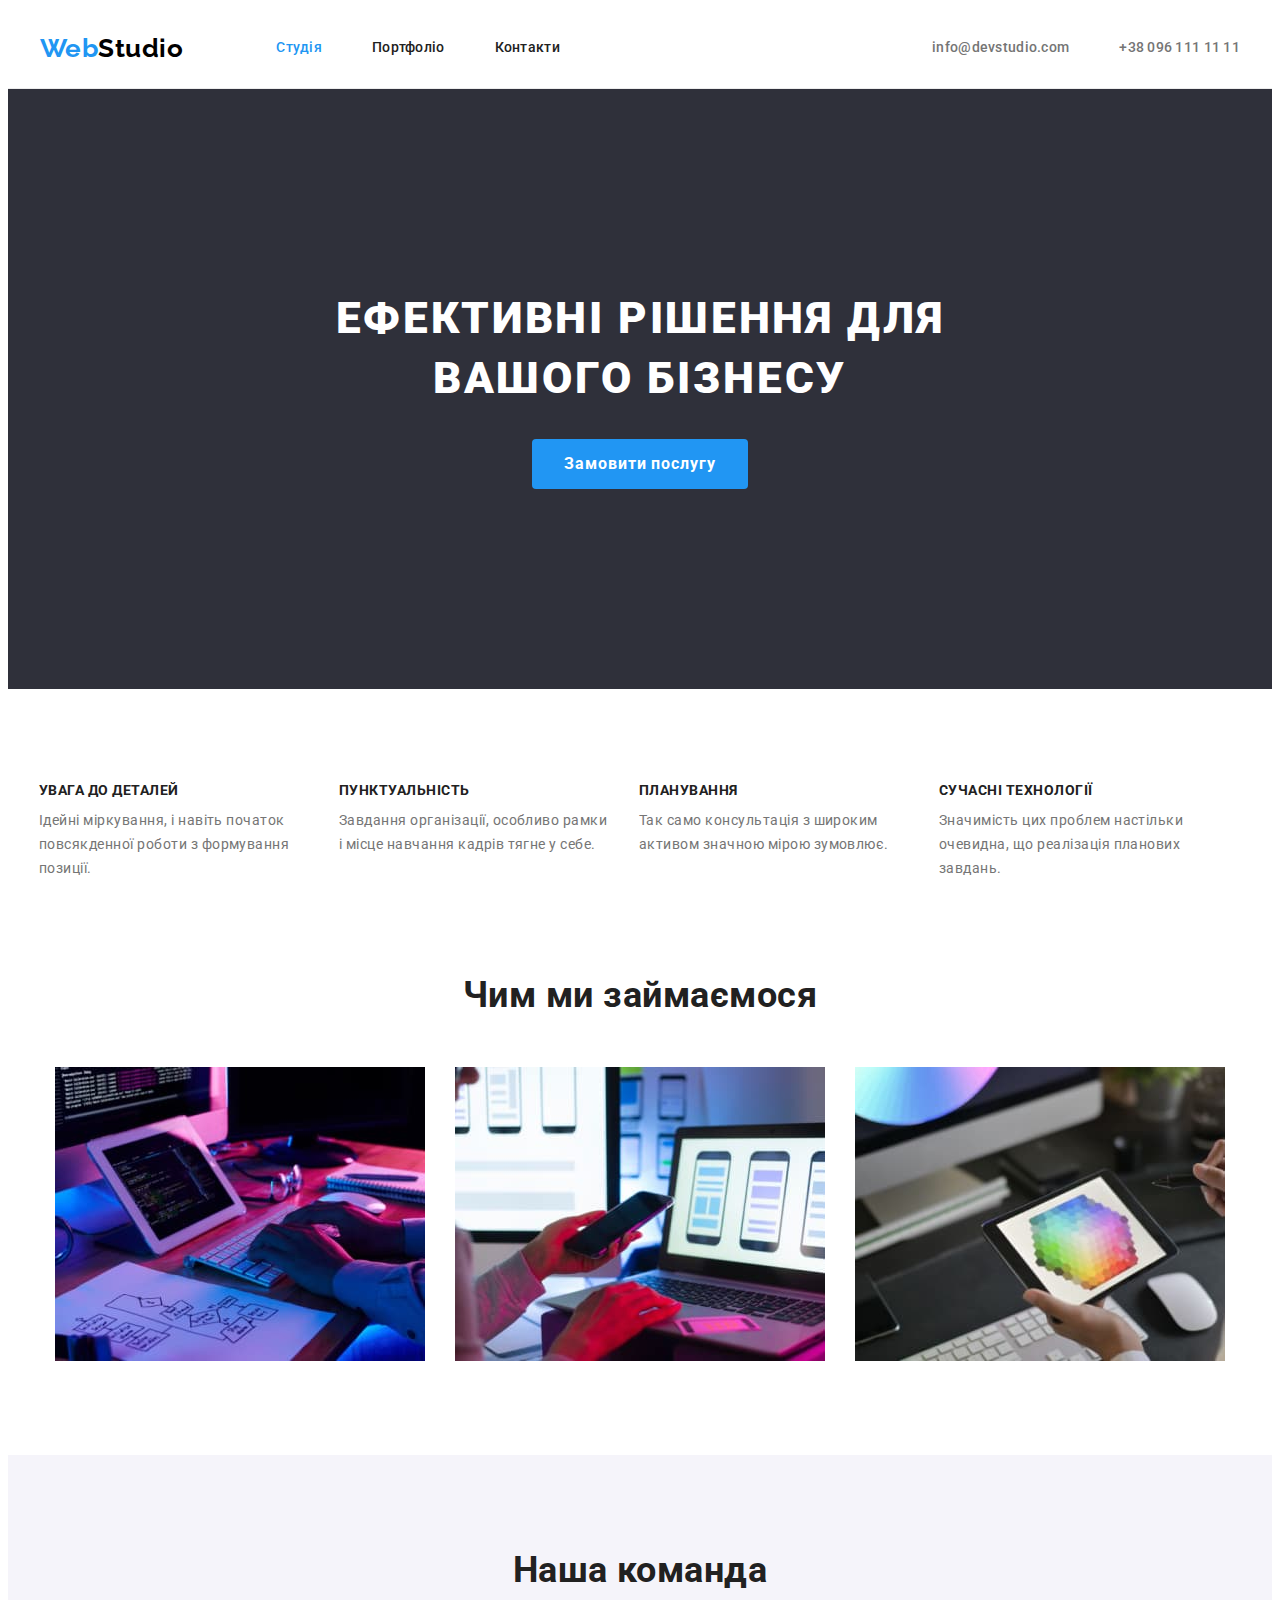
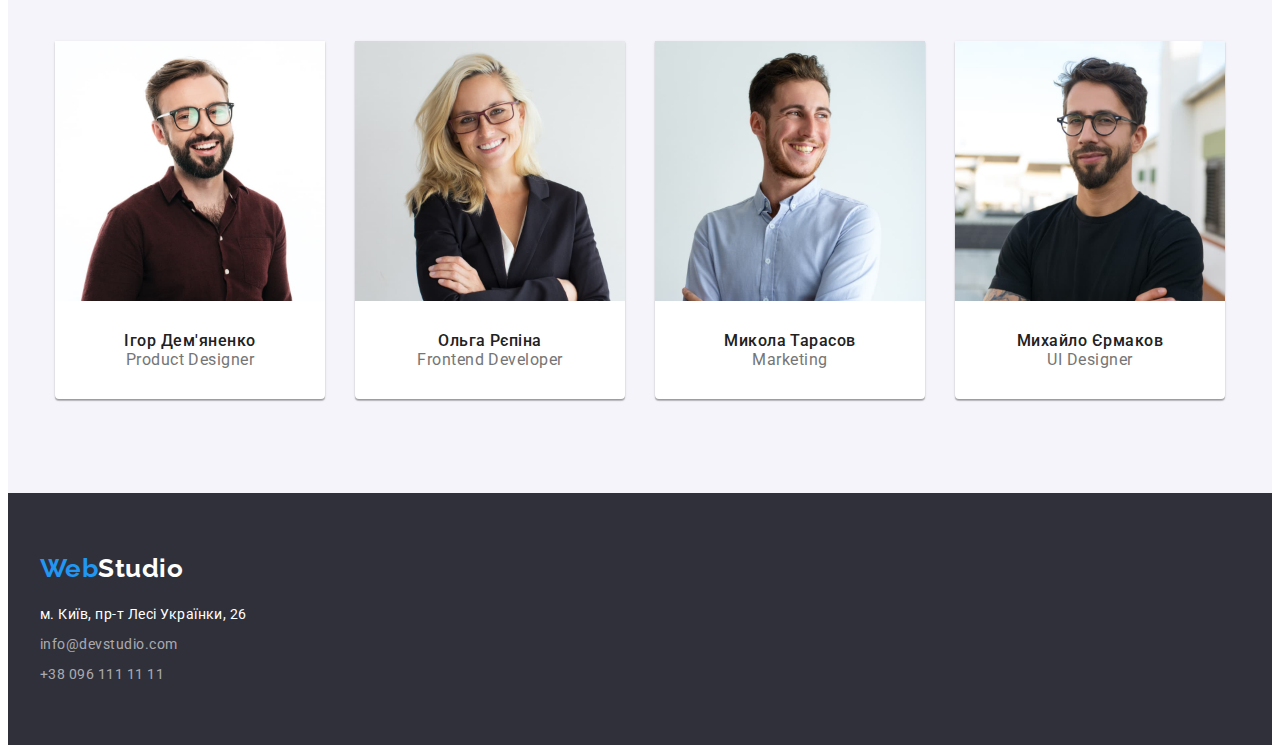
<file: index.html>
<!DOCTYPE html>
<html lang="uK">
  <head>
    <meta charset="UTF-8" />
    <meta http-equiv="X-UA-Compatible" content="IE=edge" />
    <meta name="viewport" content="width=device-width, initial-scale=1.0" />
    <title>Document</title>
    <!-- Fonts -->
    <link rel="preconnect" href="https://fonts.googleapis.com" />
    <link rel="preconnect" href="https://fonts.gstatic.com" crossorigin />
    <link
      href="https://fonts.googleapis.com/css2?family=Raleway:wght@700&family=Roboto:wght@400;500;700;900&display=swap"
      rel="stylesheet"
    />
    <!-- Modern normalize -->
    <link
      rel="stylesheet"
      href="https://cdnjs.cloudflare.com/ajax/libs/modern-normalize/1.1.0/modern-normalize.min.css"
      integrity="sha512-wpPYUAdjBVSE4KJnH1VR1HeZfpl1ub8YT/NKx4PuQ5NmX2tKuGu6U/JRp5y+Y8XG2tV+wKQpNHVUX03MfMFn9Q=="
      crossorigin="anonymous"
      referrerpolicy="no-referrer"
    />
    <!-- Custom styles -->
    <link rel="stylesheet" href="./css/styles.css" />
  </head>

  <body>
    <header class="container-nav">
      <div class="container">
        <a href="./index.html" class="logo link"
          >Web<span class="accent">Studio</span></a
        >
        <nav>
          <ul class="site-nav list">
            <li class="nav-pages">
              <a href="./index.html" class="nav current">Студія</a>
            </li>
            <li class="nav-pages">
              <a href="./portfolio.html" class="nav">Портфоліо</a>
            </li>
            <li class="nav-pages"><a href="" class="nav">Контакти</a></li>
          </ul>
        </nav>

        <ul class="list nav-contacts">
          <li class="contacts-info">
            <a href="mailto:info@devstudio.com" class="contacts link"
              >info@devstudio.com</a
            >
          </li>
          <li class="contacts-info">
            <a href="tel:+380961111111" class="contacts link"
              >+38 096 111 11 11</a
            >
          </li>
        </ul>
      </div>
    </header>

    <main>
      <section class="hero section">
        <div class="container container-hero">
          <h1 class="hero-title">Ефективні рішення для вашого бізнесу</h1>
          <button type="button" class="hero-btn">Замовити послугу</button>
        </div>
      </section>

      <section class="benefits section">
        <div class="container">
          <h2 class="visually-hidden">benefits</h2>
          <ul class="list list-benefits">
            <li class="sublist-benefits">
              <h3 class="benefits-title">Увага до деталей</h3>
              <p class="benefits-dsc">
                Ідейні міркування, і навіть початок повсякденної роботи з
                формування позиції.
              </p>
            </li>
            <li class="sublist-benefits">
              <h3 class="benefits-title">Пунктуальність</h3>
              <p class="benefits-dsc">
                Завдання організації, особливо рамки і місце навчання кадрів
                тягне у себе.
              </p>
            </li>
            <li class="sublist-benefits">
              <h3 class="benefits-title">Планування</h3>
              <p class="benefits-dsc">
                Так само консультація з широким активом значною мірою зумовлює.
              </p>
            </li>
            <li class="sublist-benefits">
              <h3 class="benefits-title">Сучасні технології</h3>
              <p class="benefits-dsc">
                Значимість цих проблем настільки очевидна, що реалізація
                планових завдань.
              </p>
            </li>
          </ul>
        </div>
      </section>

      <section class="section no-padding-top">
        <div class="container container-work">
          <h2 class="work">Чим ми займаємося</h2>
          <ul class="list list-work">
            <li class="sublist-work">
              <img src="./images/img.jpg" alt="hands on keyboard" width="370" />
            </li>
            <li class="sublist-work">
              <img
                src="./images/img-2.jpg"
                alt="phones on laptop"
                width="370"
              />
            </li>
            <li class="sublist-work">
              <img src="./images/img-3.jpg" alt="tablet" width="370" />
            </li>
          </ul>
        </div>
      </section>

      <section class="team section">
        <div class="container container-team">
          <h2 class="team-title">Наша команда</h2>
          <ul class="list list-team">
            <li class="team-border">
              <img
                src="./images/img-4.jpg"
                alt="product designer"
                width="270"
              />
              <div class="team-dscr">
                <h3 class="team-name">Ігор Дем'яненко</h3>
                <p class="team-position">Product Designer</p>
              </div>
            </li>
            <li class="team-border">
              <img
                src="./images/img-5.jpg"
                alt="frontend developer"
                width="270"
              />
              <div class="team-dscr">
                <h3 class="team-name">Ольга Рєпіна</h3>
                <p class="team-position">Frontend Developer</p>
              </div>
            </li>

            <li class="team-border">
              <img src="./images/img-6.jpg" alt="marketing" width="270" />
              <div class="team-dscr">
                <h3 class="team-name">Микола Тарасов</h3>
                <p class="team-position">Marketing</p>
              </div>
            </li>
            <li class="team-border">
              <img src="./images/img-7.jpg" alt="ui designer" width="270" />
              <div class="team-dscr">
                <h3 class="team-name">Михайло Єрмаков</h3>
                <p class="team-position">UI Designer</p>
              </div>
            </li>
          </ul>
        </div>
      </section>
    </main>

    <footer>
      <div class="container container-footer">
        <a href="./index.html" class="logo link"
          >Web<span class="logo-footer">Studio</span></a
        >
        <address>
          <ul class="list">
            <li class="sublist-footer">
              <a
                class="adress link"
                href="https://www.google.com/maps/place/бул.+Леси+Украинки,+26,+Киев,+02000/@50.4265807,30.5361971,17z/data=!3m1!4b1!4m5!3m4!1s0x40d4cf0e033ecbe9:0x57a4dffefec77da0!8m2!3d50.4265807!4d30.5383858"
                target="_blank"
                rel="noopener noreferrer"
                >м. Київ, пр-т Лесі Українки, 26</a
              >
            </li>
            <li class="sublist-footer">
              <a href="mailto:info@devstudio.com" class="tel-footer link"
                >info@devstudio.com</a
              >
            </li>
            <li class="sublist-footer">
              <a href="tel:+380961111111" class="tel-footer link"
                >+38 096 111 11 11</a
              >
            </li>
          </ul>
        </address>
      </div>
    </footer>
  </body>
</html>
</file>
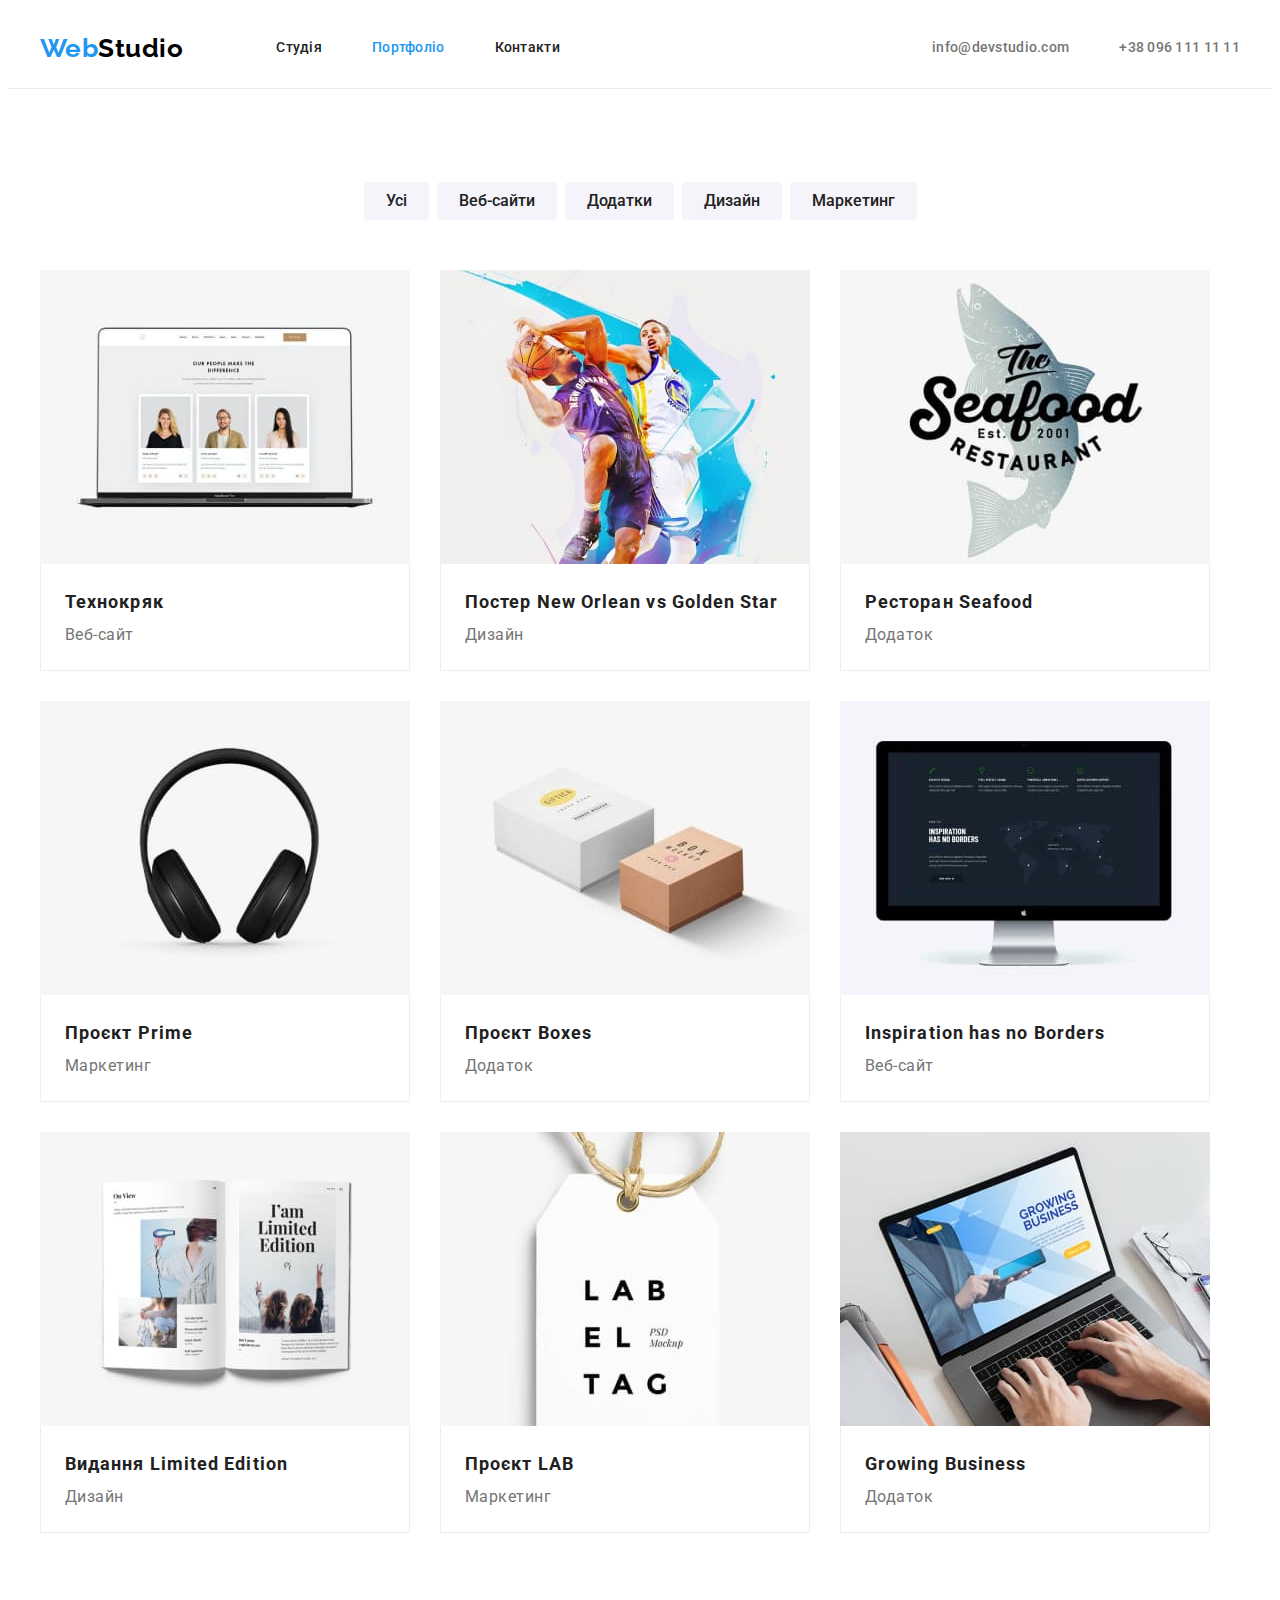
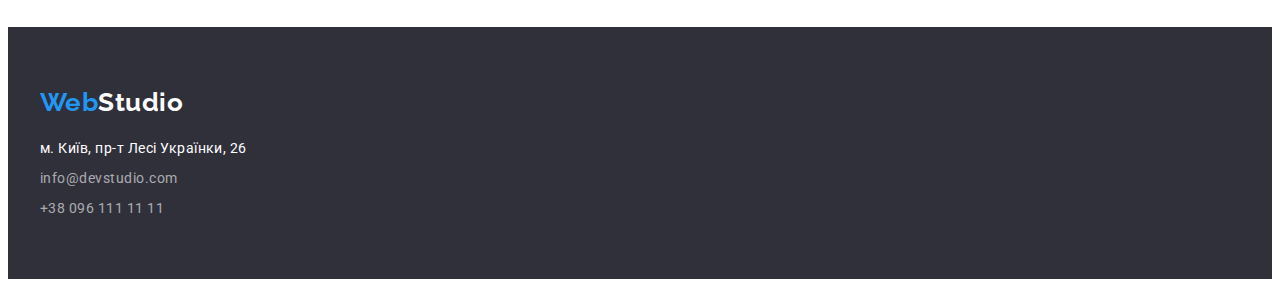
<file: portfolio.html>
<!DOCTYPE html>
<html lang="uK">
  <head>
    <meta charset="UTF-8" />
    <meta http-equiv="X-UA-Compatible" content="IE=edge" />
    <meta name="viewport" content="width=device-width, initial-scale=1.0" />
    <title>Document</title>
    <!-- Fonts -->
    <link rel="preconnect" href="https://fonts.googleapis.com" />
    <link rel="preconnect" href="https://fonts.gstatic.com" crossorigin />
    <link
      href="https://fonts.googleapis.com/css2?family=Raleway:wght@700&family=Roboto:wght@400;500;700;900&display=swap"
      rel="stylesheet"
    />
    <!-- Modern normalize -->
    <link
      rel="stylesheet"
      href="https://cdnjs.cloudflare.com/ajax/libs/modern-normalize/1.1.0/modern-normalize.min.css"
      integrity="sha512-wpPYUAdjBVSE4KJnH1VR1HeZfpl1ub8YT/NKx4PuQ5NmX2tKuGu6U/JRp5y+Y8XG2tV+wKQpNHVUX03MfMFn9Q=="
      crossorigin="anonymous"
      referrerpolicy="no-referrer"
    />
    <!-- Custom styles -->
    <link rel="stylesheet" href="./css/styles.css" />
  </head>

  <body>
    <header class="container-nav">
      <div class="container">
        <a href="./index.html" class="logo link"
          >Web<span class="accent">Studio</span></a
        >
        <nav>
          <ul class="site-nav list">
            <li class="nav-pages">
              <a href="./index.html" class="nav">Студія</a>
            </li>
            <li class="nav-pages">
              <a href="./portfolio.html" class="nav current">Портфоліо</a>
            </li>
            <li class="nav-pages"><a href="" class="nav">Контакти</a></li>
          </ul>
        </nav>

        <ul class="list nav-contacts">
          <li class="contacts-info">
            <a href="mailto:info@devstudio.com" class="contacts link"
              >info@devstudio.com</a
            >
          </li>
          <li class="contacts-info">
            <a href="tel:+380961111111" class="contacts link"
              >+38 096 111 11 11</a
            >
          </li>
        </ul>
      </div>
    </header>

    <main>
      <section class="section">
        <div class="container container-portfolio">
          <h1 class="visually-hidden">portfolio</h1>
          <ul class="list portfolio-nav">
            <li>
              <button type="button" class="portfolio-btn">Усі</button>
            </li>
            <li>
              <button type="button" class="portfolio-btn">Веб-сайти</button>
            </li>
            <li>
              <button type="button" class="portfolio-btn">Додатки</button>
            </li>
            <li>
              <button type="button" class="portfolio-btn">Дизайн</button>
            </li>
            <li>
              <button type="button" class="portfolio-btn">Маркетинг</button>
            </li>
          </ul>

          <ul class="container-portfolio-list list">
            <li>
              <a href="" class="link">
                <img
                  src="./images/images2page/img.jpg"
                  alt="texnocriak"
                  width="370"
                  height="294"
                />
                <div class="border">
                  <h2 class="portfolio-title">Технокряк</h2>
                  <p class="portfolio-dscr">Веб-сайт</p>
                </div>
              </a>
            </li>
            <li>
              <a href="" class="link">
                <img
                  src="./images/images2page/img-2.jpg"
                  alt="poster"
                  width="370"
                  height="294"
                />
                <div class="border">
                  <h2 class="portfolio-title">
                    Постер New Orlean vs Golden Star
                  </h2>
                  <p class="portfolio-dscr">Дизайн</p>
                </div>
              </a>
            </li>
            <li>
              <a href="" class="link">
                <img
                  src="./images/images2page/img-3.jpg"
                  alt="restoran"
                  width="370"
                  height="294"
                />
                <div class="border">
                  <h2 class="portfolio-title">Ресторан Seafood</h2>
                  <p class="portfolio-dscr">Додаток</p>
                </div>
              </a>
            </li>
            <li>
              <a href="" class="link">
                <img
                  src="./images/images2page/img-4.jpg"
                  alt="project prime"
                  width="370"
                  height="294"
                />
                <div class="border">
                  <h2 class="portfolio-title">Проєкт Prime</h2>
                  <p class="portfolio-dscr">Маркетинг</p>
                </div>
              </a>
            </li>
            <li>
              <a href="" class="link">
                <img
                  src="./images/images2page/img-5.jpg"
                  alt="project boxes"
                  width="370"
                  height="294"
                />
                <div class="border">
                  <h2 class="portfolio-title">Проєкт Boxes</h2>
                  <p class="portfolio-dscr">Додаток</p>
                </div>
              </a>
            </li>
            <li>
              <a href="" class="link">
                <img
                  src="./images/images2page/img-6.jpg"
                  alt="monitor"
                  width="370"
                  height="294"
                />
                <div class="border">
                  <h2 class="portfolio-title">Inspiration has no Borders</h2>
                  <p class="portfolio-dscr">Веб-сайт</p>
                </div>
              </a>
            </li>
            <li>
              <a href="" class="link">
                <img
                  src="./images/images2page/img-7.jpg"
                  alt="book"
                  width="370"
                  height="294"
                />
                <div class="border">
                  <h2 class="portfolio-title">Видання Limited Edition</h2>
                  <p class="portfolio-dscr">Дизайн</p>
                </div>
              </a>
            </li>
            <li>
              <a href="" class="link">
                <img
                  src="./images/images2page/img-8.jpg"
                  alt="project lab"
                  width="370"
                  height="294"
                />
                <div class="border">
                  <h2 class="portfolio-title">Проєкт LAB</h2>
                  <p class="portfolio-dscr">Маркетинг</p>
                </div>
              </a>
            </li>
            <li>
              <a href="" class="link">
                <img
                  src="./images/images2page/img-9.jpg"
                  alt="growing business"
                  width="370"
                  height="294"
                />
                <div class="border">
                  <h2 class="portfolio-title">Growing Business</h2>
                  <p class="portfolio-dscr">Додаток</p>
                </div>
              </a>
            </li>
          </ul>
        </div>
      </section>
    </main>

    <footer>
      <div class="container container-footer">
        <a href="./index.html" class="logo link"
          >Web<span class="logo-footer">Studio</span></a
        >
        <address>
          <ul class="list">
            <li class="sublist-footer">
              <a
                class="adress link"
                href="https://www.google.com/maps/place/бул.+Леси+Украинки,+26,+Киев,+02000/@50.4265807,30.5361971,17z/data=!3m1!4b1!4m5!3m4!1s0x40d4cf0e033ecbe9:0x57a4dffefec77da0!8m2!3d50.4265807!4d30.5383858"
                target="_blank"
                rel="noopener noreferrer"
                >м. Київ, пр-т Лесі Українки, 26</a
              >
            </li>
            <li class="sublist-footer">
              <a href="mailto:info@devstudio.com" class="tel-footer link"
                >info@devstudio.com</a
              >
            </li>
            <li class="sublist-footer">
              <a href="tel:+380961111111" class="tel-footer link"
                >+38 096 111 11 11</a
              >
            </li>
          </ul>
        </address>
      </div>
    </footer>
  </body>
</html>
</file>
<file: css/styles.css>
body{
    font-family: "Roboto", sans-serif;
    letter-spacing: 0.03em;
    background-color: #FFFFFF;
    color: #212121;
}

:root{
    --black: #000000;
    --brand-color: #2196F3;
    --white:#FFFFFF;
    --title-gray: #757575;
    --background-hero:#2F303A;
    --background: #F5F4FA;
    --border: #EEEEEE;
    --brand-black: #212121; 
}

.container {
    display: flex;
    width: 1200px;
    padding-left: 15px;
    padding-right: 15px;
    margin-left: auto;
    margin-right: auto;
    align-items: center;
}

.section {
    padding-top: 94px;
    padding-bottom: 94px;
}

/* 
=============================================================================
Reset start 
=============================================================================
*/
h1,
h2,
h3,
h4,
h5,
h6,
p{
    margin: 0;
}

.link{
    text-decoration: none;
}

.list{
    list-style: none;
    margin: 0;
    padding: 0;
}

img{
    display: block;
}

.visually-hidden {
    white-space: nowrap;
    width: 1px;
    height: 1px;
    overflow: hidden;
    border: 0;
    padding: 0;
    clip: rect(0 0 0 0);
    clip-path: inset(50%);
    margin: -1px;
}

.no-padding-top{
    padding-top: 0;
}
/* 
=============================================================================
Reset end 
=============================================================================
*/

/*
============================================================================= 
Logo
=============================================================================
*/

.accent {
    color: var(--black); 
}

.logo {
    margin-right: 93px;
}

.logo,
.logo-footer {
    font-family: 'Raleway';
    font-style: normal;
    font-weight: 700;
    font-size: 26px;
    line-height: 1.19;

    color: var(--brand-color);
}

/*
=============================================================================
Header 
=============================================================================
*/

.container-nav {
    border-bottom: 1px solid #ECECEC;
}

.nav-pages:not(:last-child) {
    margin-right: 50px;
}

.site-nav .nav.current {
    color: var(--brand-color);
}

.site-nav {
    display: flex;
}

.nav,
.contacts {
    display: block;
    padding-top: 32px;
    padding-bottom: 32px;

    font-weight: 500;
    font-size: 14px;
    line-height: 1.14;
    letter-spacing: 0.02em;
    text-decoration: none;
    color: var(--brand-black);
}

.nav:hover,
.nav:focus,
.tel-footer:hover,
.tel-footer:focus,
.contacts:hover,
.contacts:focus {
    color: var(--brand-color);
}

.contacts-info:first-child {
    margin-right: 50px;
}

.contacts {
    color: var(--title-gray);
}

.contacts:hover,
.contacts:focus {
    color: var(--brand-color);
}

.nav-contacts {
    display: flex;
    margin-left: auto;
}

/*
=============================================================================
Main Page
=============================================================================
*/


/* 
=============================================================================
Hero 
=============================================================================
*/

.hero,
footer {
    background-color: var(--background-hero);
}

.hero{
    padding-top: 200px;
    padding-bottom: 200px;
}

.container-hero {
    display: block
}

.hero-title {
    width: 696px;
    margin-left: auto;
    margin-right: auto;
    margin-bottom: 30px;

    font-weight: 900;
    font-size: 44px;
    line-height: 1.36;
    text-align: center;
    letter-spacing: 0.06em;
    text-transform: uppercase;

    color: var(--white);
}

.hero-btn {
    display: block;
    margin: 0 auto;
    padding: 10px 32px;
    border-radius: 4px;

    font-family: inherit;
    font-style: normal;
    font-weight: 700;
    font-size: 16px;
    line-height: 1.88;
    letter-spacing: 0.06em;
    cursor: pointer;
    border: none;

    color: var(--white);
    background-color: var(--brand-color);
}

/* 
=============================================================================
Benefits 
=============================================================================
*/

.list-benefits {
    display: flex;
    align-items: flex-start;
}

.sublist-benefits {
    width: 270px;
}

.sublist-benefits:not(:last-child) {
    margin-right: 30px;
}

.benefits-title {
    font-size: 14px;
    line-height: 1.14;
    text-transform: uppercase;
    margin-bottom: 10px;
}

.benefits-dsc {
    font-size: 14px;
    line-height: 1.71;

    color: var(--title-gray);
}

/* 
=============================================================================
Works 
=============================================================================
*/

.container-work {
    display: flex;
    flex-direction: column;
}

.work,
.team-title {
    font-size: 36px;
    line-height: 1.17;
    text-align: center;
    margin-bottom: 50px;
}

.list-work {
    display: flex;
    align-items: center;
}

.sublist-work:not(:last-child) {
    margin-right: 30px;
}

/* 
=============================================================================
Team
=============================================================================
 */

.team {
    background: var(--background);
}

.container-team {
    display: flex;
    flex-direction: column;
}

.list-team {
    display: flex;
}

.team-border {
    box-shadow: 0px 1px 3px rgba(0, 0, 0, 0.12), 0px 1px 1px rgba(0, 0, 0, 0.14), 0px 2px 1px rgba(0, 0, 0, 0.2);
    border-radius: 0px 0px 4px 4px;
    background-color: var(--white);
}

.team-border:not(:last-child) {
    margin-right: 30px;
}

.team-dscr {
    padding-top: 30px;
    padding-bottom: 30px;
}

.team-name {
    font-weight: 500;
    font-size: 16px;
    line-height: 1.19;
    text-align: center;
}

.team-position {
    font-size: 16px;
    line-height: 1.19;
    text-align: center;

    color: var(--title-gray);
}

/* 
=============================================================================
Footer
=============================================================================
*/

.container-footer {
    display: block;
    padding-top: 60px;
    padding-bottom: 60px;
}

.logo-footer {
    color: var(--white);
}

.sublist-footer:not(:last-child) {
    margin-bottom: 9px;
}

.adress,
.tel-footer {
    font-style: normal;
    font-size: 14px;
    line-height: 1.5;

    color: var(--white);
}

.tel-footer {
    color: rgba(255, 255, 255, 0.6);
}

.container-footer .logo {
    display: flex;
    margin-bottom: 20px;
}



/*
=============================================================================
Portfolio page
=============================================================================
*/

.container-portfolio {
    display: flex;
    flex-direction: column;
}

.portfolio-nav {
    display: flex;
    justify-content: center;
    margin-bottom: 50px;
}

.portfolio-btn {
    font-family: inherit;
    cursor: pointer;
    font-weight: 500;
    font-size: 16px;
    line-height: 1.62;
    color: #212121;
    background: var(--background);
    border: none;
    border-radius: 4px;
    padding: 6px 22px;
}

.portfolio-btn:hover,
.portfolio-btn:focus {
    color: var(--white);
    background-color: var(--brand-color);
}

.portfolio-nav li:not(:last-child) {
    margin-right: 8px;
}

.container-portfolio-list {
    display: flex;
    flex-wrap: wrap;
}

.container-portfolio-list li {
    margin-right: 30px;
    margin-bottom: 30px;
}

.container-portfolio-list li:nth-child(3n+3) {
    margin-right: 0px;
}

.container-portfolio-list li:nth-last-child(-n + 3) {
    margin-bottom: 0px;
}

.border {
    border: 1px solid var(--border);
    border-top: none;
    padding: 20px 24px;
}

.portfolio-title {
    font-size: 18px;
    line-height: 2;
    letter-spacing: 0.06em;

    color: var(--brand-black);
}

.portfolio-dscr {
    font-size: 16px;
    line-height: 1.88;

    color: var(--title-gray);
}
</file>
